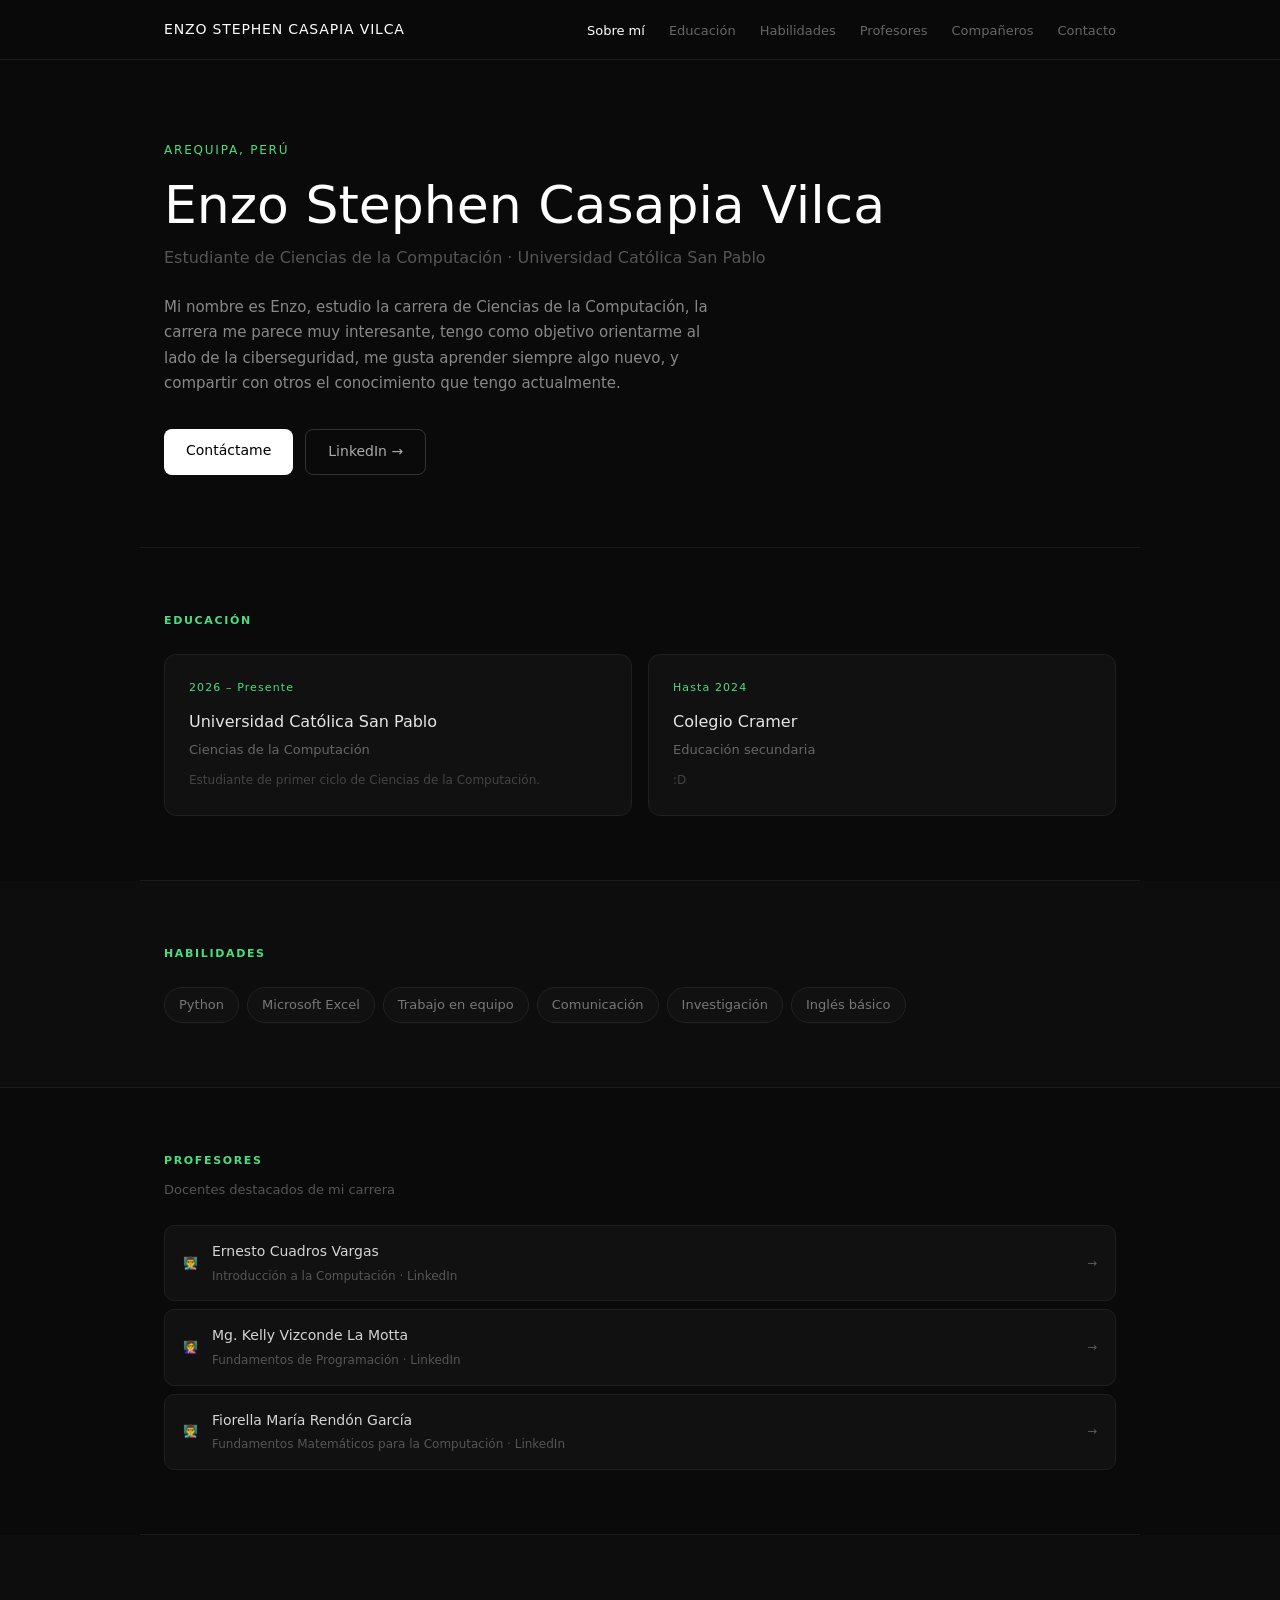
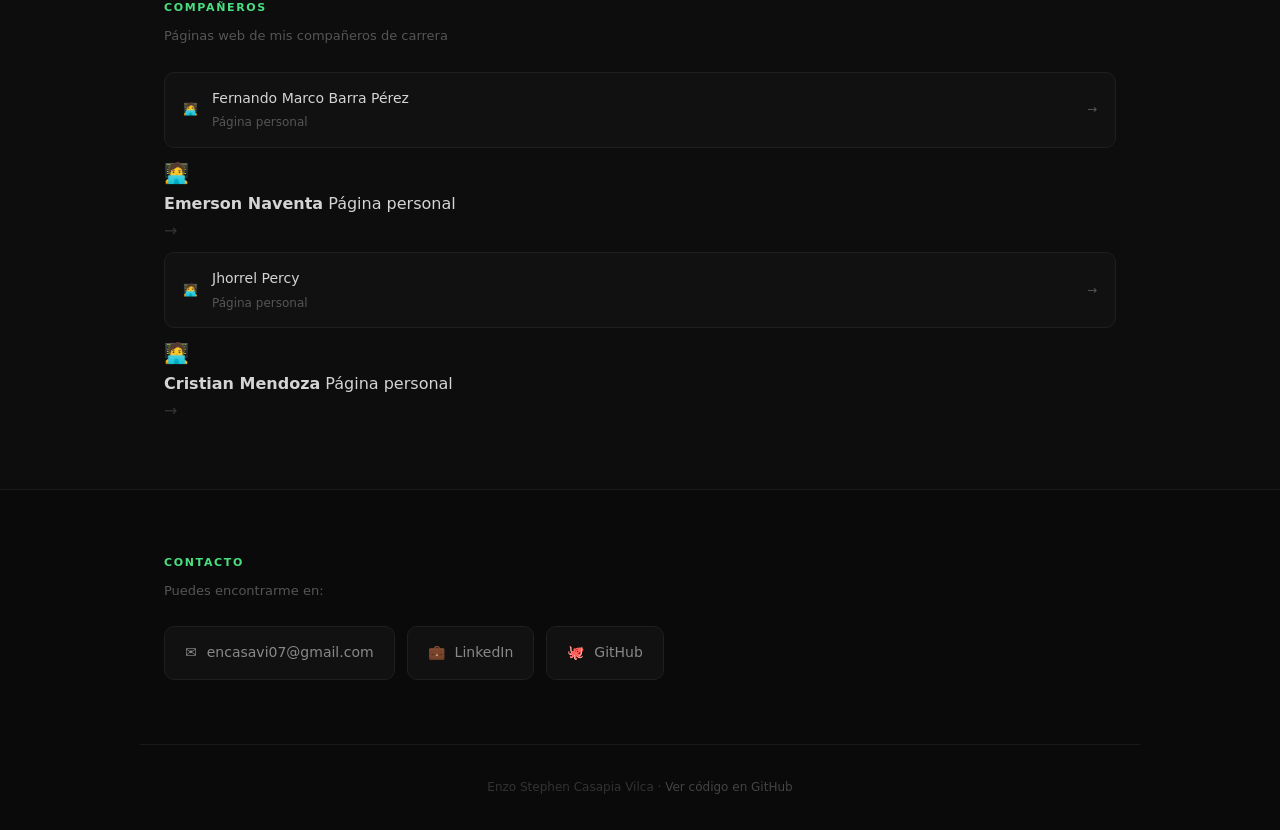
<file: index.html>
<!DOCTYPE html>
<html lang="es">
<head>
  <meta charset="UTF-8" />
  <meta name="viewport" content="width=device-width, initial-scale=1.0" />

  <!-- SEO: Tu nombre exacto aquí para aparecer en Google -->
  <title>Enzo Stephen Casapia Vilca — Estudiante de Ciencias de la Computación</title>
  <meta name="description" content="Soy Enzo Stephen Casapia Vilca, estudiante de Ciencias de la Computación en Universidad Católica San Pablo. Conoce mi perfil académico, habilidades y proyectos." />
  <meta name="author" content="Enzo Stephen Casapia Vilca" />
  <meta name="keywords" content="Enzo Stephen Casapia Vilca, Ciencias de la Computación, Universidad Católica San Pablo, Arequipa, estudiante, CV" />

  <!-- Open Graph (para que se vea bonito al compartir en redes) -->
  <meta property="og:title" content="Enzo Stephen Casapia Vilca — Portafolio Personal" />
  <meta property="og:description" content="Estudiante de Ciencias de la Computación en Universidad Católica San Pablo." />
  <meta property="og:type" content="website" />
  <meta property="og:url" content="https://enzostephencasapiavilca.github.io" />

  <link rel="stylesheet" href="style.css" />
</head>
<body>

  <!-- BARRA DE NAVEGACIÓN -->
  <header>
    <nav>
      <span class="nav-nombre">Enzo Stephen Casapia Vilca</span>
      <ul>
        <li><a href="#sobre-mi">Sobre mí</a></li>
        <li><a href="#educacion">Educación</a></li>
        <li><a href="#habilidades">Habilidades</a></li>
        <li><a href="#profesores">Profesores</a></li>
        <li><a href="#compañeros">Compañeros</a></li>
        <li><a href="#contacto">Contacto</a></li>
      </ul>
    </nav>
  </header>

  <!-- SECCIÓN HÉROE (presentación principal) -->
  <section id="sobre-mi" class="hero">
    <div class="hero-contenido">
      <p class="etiqueta"> Arequipa, Perú</p>
      <h1>Enzo Stephen Casapia Vilca</h1>
      <p class="subtitulo">Estudiante de Ciencias de la Computación · Universidad Católica San Pablo</p>
      <p class="bio">
        Mi nombre es Enzo, estudio la carrera de Ciencias de la Computación, la carrera  me parece muy interesante, tengo
        como objetivo orientarme al lado de la ciberseguridad, me gusta aprender siempre algo nuevo, y compartir con otros
        el conocimiento que tengo actualmente.
      </p>
      <div class="hero-botones">
        <a href="#contacto" class="btn-primario">Contáctame</a>
        <a href="https://www.linkedin.com/in/enzo-casapia-vilca-0873713b1/" target="_blank" class="btn-secundario">LinkedIn →</a>
      </div>
    </div>
  </section>

  <!-- SECCIÓN EDUCACIÓN -->
  <section id="educacion" class="seccion">
    <h2>Educación</h2>
    <div class="tarjetas">

      <div class="tarjeta">
        <span class="año">2026 – Presente</span>
        <h3>Universidad Católica San Pablo</h3>
        <p>Ciencias de la Computación</p>
        <p class="detalle">Estudiante de primer ciclo de Ciencias de la Computación.</p>
      </div>

      <div class="tarjeta">
        <span class="año">Hasta 2024</span>
        <h3>Colegio Cramer</h3>
        <p>Educación secundaria</p>
        <p class="detalle">:D</p>
      </div>

    </div>
  </section>

  <!-- SECCIÓN HABILIDADES -->
  <section id="habilidades" class="seccion fondo-alt">
    <h2>Habilidades</h2>
    <div class="tags-grid">
      <span class="tag">Python</span>
      <span class="tag">Microsoft Excel</span>
      <span class="tag">Trabajo en equipo</span>
      <span class="tag">Comunicación</span>
      <span class="tag">Investigación</span>
      <span class="tag">Inglés básico</span>
    </div>
  </section>

  <!-- SECCIÓN PROFESORES -->
  <section id="profesores" class="seccion">
    <h2>Profesores</h2>
    <p class="descripcion-seccion">Docentes destacados de mi carrera</p>
    <div class="lista-links">

      <a href="https://pe.linkedin.com/in/ecuadrosv" target="_blank" class="link-card">
        <span class="link-icono">👨‍🏫</span>
        <div>
          <strong>Ernesto Cuadros Vargas</strong>
          <span>Introducción a la Computación · LinkedIn</span>
        </div>
        <span class="flecha">→</span>
      </a>

      <a href="https://pe.linkedin.com/in/kelly-vizconde-la-motta-3a57a4143" target="_blank" class="link-card">
        <span class="link-icono">👩‍🏫</span>
        <div>
          <strong>Mg. Kelly Vizconde La Motta</strong>
          <span>Fundamentos de Programación · LinkedIn</span>
        </div>
        <span class="flecha">→</span>
      </a>

      <a href="https://www.linkedin.com/in/fiorella-mar%C3%ADa-rend%C3%B3n-garc%C3%ADa-7aa9b7374/" target="_blank" class="link-card">
        <span class="link-icono">👨‍🏫</span>
        <div>
          <strong>Fiorella María Rendón García</strong>
          <span>Fundamentos Matemáticos para la Computación · LinkedIn</span>
        </div>
        <span class="flecha">→</span>
      </a>

      <!-- Copia y pega más bloques "link-card" si tienes más profesores -->

    </div>
  </section>

  <!-- SECCIÓN COMPAÑEROS -->
  <section id="compañeros" class="seccion fondo-alt">
    <h2>Compañeros</h2>
    <p class="descripcion-seccion">Páginas web de mis compañeros de carrera</p>
    <div class="lista-links">

      <a href="https://fernandoucsp.github.io/proyecto2/" target="_blank" class="link-card">
        <span class="link-icono">🧑‍💻</span>
        <div>
          <strong>Fernando Marco Barra Pérez</strong>
          <span>Página personal</span>
        </div>
        <span class="flecha">→</span>
      </a>
      <a href="https://emerson-naventa-caceres.github.io/Emerson-Naventa/">
        <span class="link-icono">🧑‍💻</span>
        <div>
          <strong>Emerson Naventa</strong>
          <span>Página personal</span>
        </div>
        <span class="flecha">→</span>
      </a>
      <a href="https://jhorellpercy.github.io/Pagina-del-trabajo-final/" target="_blank" class="link-card">
        <span class="link-icono">🧑‍💻</span>
        <div>
          <strong>Jhorrel Percy</strong>
          <span>Página personal</span>
        </div>
        <span class="flecha">→</span>
      </a>

      <a href="https://layerlink-ops.github.io/melodian.ai/">
        <span class="link-icono">🧑‍💻</span>
        <div>
          <strong>Cristian Mendoza</strong>
          <span>Página personal</span>
        </div>
        <span class="flecha">→</span>
      </a>

      <!-- Copia y pega más bloques si tienes más compañeros -->

    </div>
  </section>

  <!-- SECCIÓN CONTACTO -->
  <section id="contacto" class="seccion">
    <h2>Contacto</h2>
    <p class="descripcion-seccion">Puedes encontrarme en:</p>
    <div class="contacto-grid">
      <a href="mailto:encasavi07@gmail.com" class="contacto-item">
        <span>✉️</span>
        <span>encasavi07@gmail.com</span>
      </a>
      <a href="https://www.linkedin.com/in/enzo-casapia-vilca-0873713b1/" target="_blank" class="contacto-item">
        <span>💼</span>
        <span>LinkedIn</span>
      </a>
      <a href="https://github.com/enzovi1009-a11y" target="_blank" class="contacto-item">
        <span>🐙</span>
        <span>GitHub</span>
      </a>
    </div>
  </section>

  <!-- PIE DE PÁGINA -->
  <footer>
    <p>Enzo Stephen Casapia Vilca · <a href="https://github.com/enzovi1009-a11y/mi-pagina-web" target="_blank">Ver código en GitHub</a></p>
  </footer>

  <script src="script.js"></script>
</body>
</html>
</file>
<file: style.css>
/* =============================================
   RESET Y BASE
   ============================================= */
*, *::before, *::after {
  margin: 0;
  padding: 0;
  box-sizing: border-box;
}

html {
  scroll-behavior: smooth; /* navegación suave entre secciones */
}

body {
  background-color: #0a0a0a;
  color: #d4d4d4;
  font-family: 'Segoe UI', system-ui, -apple-system, sans-serif;
  font-size: 16px;
  line-height: 1.7;
}

a {
  color: inherit;
  text-decoration: none;
}

/* =============================================
   BARRA DE NAVEGACIÓN
   ============================================= */
header {
  position: sticky;
  top: 0;
  z-index: 100;
  background-color: rgba(10, 10, 10, 0.92);
  backdrop-filter: blur(10px);
  border-bottom: 0.5px solid #1f1f1f;
}

nav {
  max-width: 1000px;
  margin: 0 auto;
  padding: 16px 24px;
  display: flex;
  justify-content: space-between;
  align-items: center;
  flex-wrap: wrap;
  gap: 12px;
}

.nav-nombre {
  font-size: 14px;
  font-weight: 500;
  color: #ffffff;
  letter-spacing: 0.06em;
  text-transform: uppercase;
}

nav ul {
  list-style: none;
  display: flex;
  gap: 24px;
  flex-wrap: wrap;
}

nav ul li a {
  font-size: 13px;
  color: #666;
  transition: color 0.2s;
}

nav ul li a:hover {
  color: #ffffff;
}

/* =============================================
   SECCIÓN HÉROE
   ============================================= */
.hero {
  max-width: 1000px;
  margin: 0 auto;
  padding: 80px 24px 72px;
  border-bottom: 0.5px solid #1a1a1a;
}

.etiqueta {
  font-size: 12px;
  color: #4ade80;
  letter-spacing: 0.15em;
  text-transform: uppercase;
  margin-bottom: 16px;
}

.hero h1 {
  font-size: clamp(32px, 5vw, 52px);
  font-weight: 500;
  color: #ffffff;
  line-height: 1.1;
  margin-bottom: 10px;
}

.subtitulo {
  font-size: 16px;
  color: #555;
  margin-bottom: 24px;
}

.bio {
  font-size: 15px;
  color: #888;
  max-width: 560px;
  margin-bottom: 32px;
}

.hero-botones {
  display: flex;
  gap: 12px;
  flex-wrap: wrap;
}

.btn-primario {
  background-color: #ffffff;
  color: #000000;
  padding: 10px 22px;
  border-radius: 8px;
  font-size: 14px;
  font-weight: 500;
  transition: background-color 0.2s;
}

.btn-primario:hover {
  background-color: #e5e5e5;
}

.btn-secundario {
  border: 0.5px solid #333;
  color: #aaa;
  padding: 10px 22px;
  border-radius: 8px;
  font-size: 14px;
  transition: border-color 0.2s, color 0.2s;
}

.btn-secundario:hover {
  border-color: #666;
  color: #fff;
}

/* =============================================
   SECCIONES GENERALES
   ============================================= */
.seccion {
  max-width: 1000px;
  margin: 0 auto;
  padding: 64px 24px;
  border-bottom: 0.5px solid #1a1a1a;
}

.fondo-alt {
  background-color: #0d0d0d;
  max-width: 100%;
}

.fondo-alt > * {
  max-width: 1000px;
  margin-left: auto;
  margin-right: auto;
}

.fondo-alt.seccion {
  padding-left: 0;
  padding-right: 0;
}

.fondo-alt.seccion h2,
.fondo-alt.seccion .descripcion-seccion,
.fondo-alt.seccion .tags-grid,
.fondo-alt.seccion .lista-links {
  padding-left: 24px;
  padding-right: 24px;
}

.seccion h2 {
  font-size: 11px;
  color: #4ade80;
  letter-spacing: 0.15em;
  text-transform: uppercase;
  margin-bottom: 8px;
}

.descripcion-seccion {
  font-size: 13px;
  color: #555;
  margin-bottom: 24px;
}

/* =============================================
   TARJETAS DE EDUCACIÓN
   ============================================= */
.tarjetas {
  display: grid;
  grid-template-columns: repeat(auto-fit, minmax(280px, 1fr));
  gap: 16px;
  margin-top: 24px;
}

.tarjeta {
  background-color: #111;
  border: 0.5px solid #1f1f1f;
  border-radius: 12px;
  padding: 24px;
  transition: border-color 0.2s;
}

.tarjeta:hover {
  border-color: #333;
}

.año {
  font-size: 11px;
  color: #4ade80;
  letter-spacing: 0.1em;
  display: block;
  margin-bottom: 10px;
}

.tarjeta h3 {
  font-size: 16px;
  font-weight: 500;
  color: #e5e5e5;
  margin-bottom: 4px;
}

.tarjeta p {
  font-size: 13px;
  color: #666;
}

.detalle {
  margin-top: 10px;
  font-size: 12px !important;
  color: #444 !important;
  line-height: 1.6;
}

/* =============================================
   TAGS DE HABILIDADES
   ============================================= */
.tags-grid {
  display: flex;
  flex-wrap: wrap;
  gap: 8px;
  margin-top: 24px;
}

.tag {
  background-color: #111;
  border: 0.5px solid #222;
  color: #777;
  padding: 6px 14px;
  border-radius: 100px;
  font-size: 13px;
  transition: border-color 0.2s, color 0.2s;
}

.tag:hover {
  border-color: #444;
  color: #ccc;
}

/* =============================================
   LISTA DE LINKS (profesores y compañeros)
   ============================================= */
.lista-links {
  display: flex;
  flex-direction: column;
  gap: 8px;
  margin-top: 24px;
}

.link-card {
  display: flex;
  align-items: center;
  gap: 14px;
  background-color: #111;
  border: 0.5px solid #1f1f1f;
  border-radius: 10px;
  padding: 14px 18px;
  transition: border-color 0.2s, background-color 0.2s;
}

.link-card:hover {
  border-color: #333;
  background-color: #161616;
}

.link-icono {
  font-size: 20px;
  flex-shrink: 0;
}

.link-card div {
  flex: 1;
  display: flex;
  flex-direction: column;
  gap: 2px;
}

.link-card strong {
  font-size: 14px;
  color: #d4d4d4;
  font-weight: 500;
}

.link-card span {
  font-size: 12px;
  color: #555;
}

.flecha {
  color: #333;
  font-size: 16px;
  transition: color 0.2s;
}

.link-card:hover .flecha {
  color: #666;
}

/* =============================================
   SECCIÓN CONTACTO
   ============================================= */
.contacto-grid {
  display: flex;
  flex-wrap: wrap;
  gap: 12px;
  margin-top: 24px;
}

.contacto-item {
  display: flex;
  align-items: center;
  gap: 10px;
  background-color: #111;
  border: 0.5px solid #1f1f1f;
  border-radius: 10px;
  padding: 14px 20px;
  font-size: 14px;
  color: #888;
  transition: border-color 0.2s, color 0.2s;
}

.contacto-item:hover {
  border-color: #333;
  color: #e5e5e5;
}

/* =============================================
   PIE DE PÁGINA
   ============================================= */
footer {
  text-align: center;
  padding: 32px 24px;
  font-size: 12px;
  color: #333;
}

footer a {
  color: #444;
  transition: color 0.2s;
}

footer a:hover {
  color: #888;
}

/* =============================================
   RESPONSIVE (celular)
   ============================================= */
@media (max-width: 600px) {
  nav ul {
    gap: 14px;
  }
  nav ul li a {
    font-size: 11px;
  }
  .hero {
    padding: 48px 20px 48px;
  }
}
</file>
